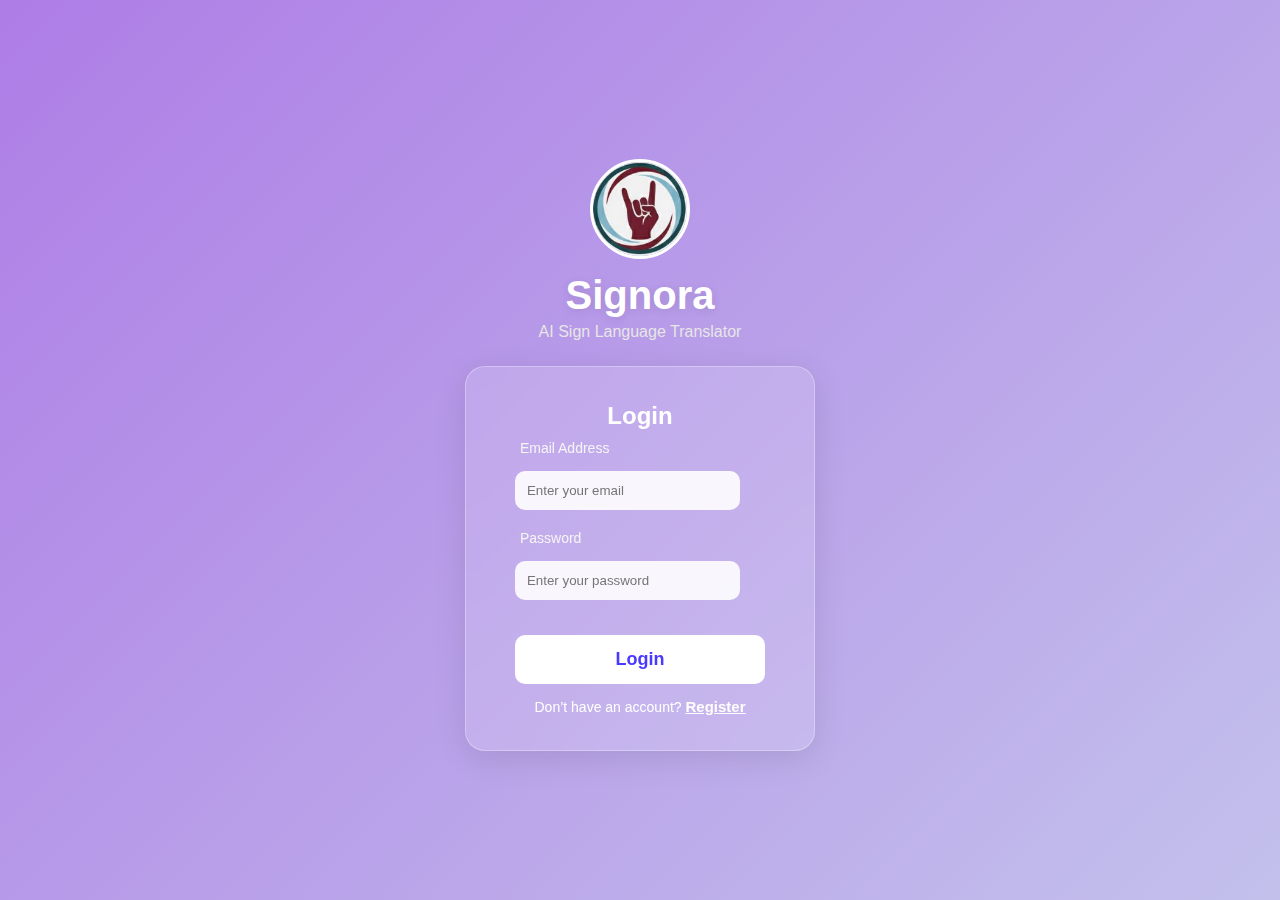
<file: templates/index.html>
<!DOCTYPE html>
<html lang="en">
<head>
    <meta charset="UTF-8">
    <title>Signora - Login</title>
    <link rel="stylesheet" href="/static/styles/style.css">
</head>
<body class="login-bg">
     
   
    <div class="login-container">

        <div class="login-header">
           <img src="/static/assets/logo.png" alt="Signora Logo" class="login-logo">
            <h1 class="app-title">Signora</h1>
            <p class="tagline">AI Sign Language Translator</p>
        </div>

        <!-- ================================
             LOGIN BOX (GLASSMORPHISM)
        ================================== -->
        <div class="login-box updated-login-box">
            <h2>Login</h2>

            <div class="input-group">
                <label>Email Address</label>
                <input type="email" placeholder="Enter your email" class="input-box">
            </div>
            <div class="input-group">
                <label>Password</label>
                <input type="password" placeholder="Enter your password" class="input-box">
            </div>

            <button onclick="window.location.href='/home'" class="login-btn">Login</button>

            <!-- Registration Link -->
            <p class="register-text">
                Don’t have an account? 
                <a href="#" class="register-link">Register</a>
            </p>
        </div>
    </div>

</body>
</html>
</file>
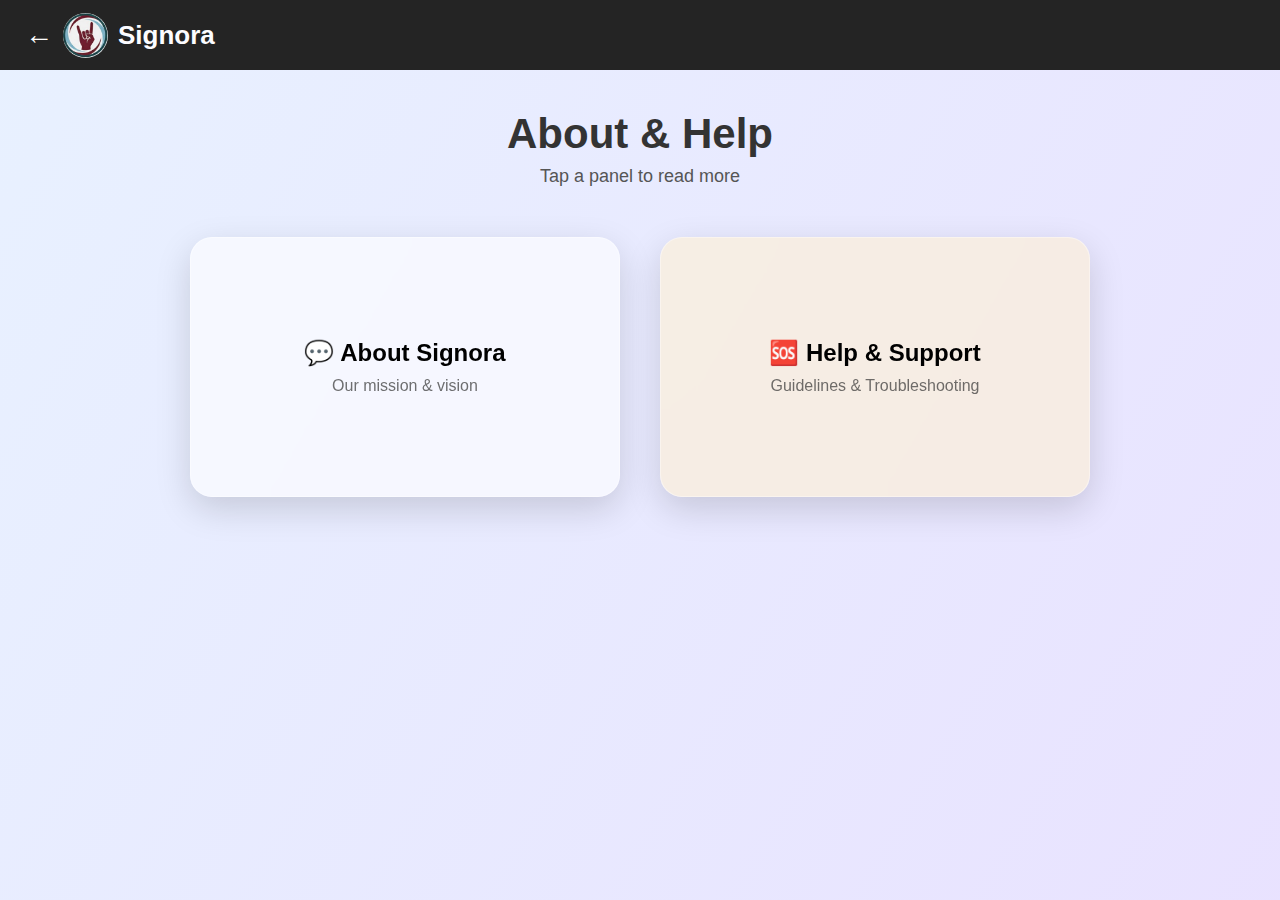
<file: templates/about.html>
<!DOCTYPE html>
<html lang="en">
<head>
    <meta charset="UTF-8">
    <title>About & Help | Signora</title>
    <link rel="stylesheet" href="/static/styles/style.css">
</head>

<body class="about-bg">

    <!-- NAVBAR -->
    <header class="app-header">
        <div class="logo-container">
             <button class="navbar-back-btn" onclick="window.location.href='/home'">←</button>
           <img src="/static/assets/logo.png" alt="Signora Logo" class="app-logo">
            <span class="app-name">Signora</span>
        </div>
    </header>

    <!-- Page Content -->
    <div class="about-content">

        <h1 class="about-heading">About & Help</h1>
        <p class="about-subtext">Tap a panel to read more</p>

        <div class="panel-row">

            <!-- ABOUT PANEL -->
            <div class="panel-card" onclick="this.classList.toggle('flipped')">
                <div class="panel-inner">

                    <div class="panel-front">
                        <h2>💬 About Signora</h2>
                        <p>Our mission & vision</p>
                    </div>

                    <div class="panel-back">
                        <h2>About Signora</h2>
                        <p>
                            Signora is an AI-powered accessibility project helping 
                            bridge communication between Deaf/Mute individuals 
                            and hearing people.
                        </p>
                        <p>
                            We use hand gesture recognition, speech-to-text, 
                            and animated sign visuals.
                        </p>
                    </div>

                </div>
            </div>

            <!-- HELP PANEL -->
            <div class="panel-card" onclick="this.classList.toggle('flipped')">
                <div class="panel-inner">

                    <div class="panel-front panel-help-front">
                        <h2>🆘 Help & Support</h2>
                        <p>Guidelines & Troubleshooting</p>
                    </div>

                    <div class="panel-back panel-help-back">
                        <h2>Help & Support</h2>
                        <p>✔ Allow camera access</p>
                        <p>✔ Use a well-lit environment</p>
                        <p>✔ Keep hand inside frame</p>
                        <p>Email: <b>support@signora.com</b></p>
                    </div>

                </div>
            </div>

        </div>

    </div>

</body>
</html>
</file>
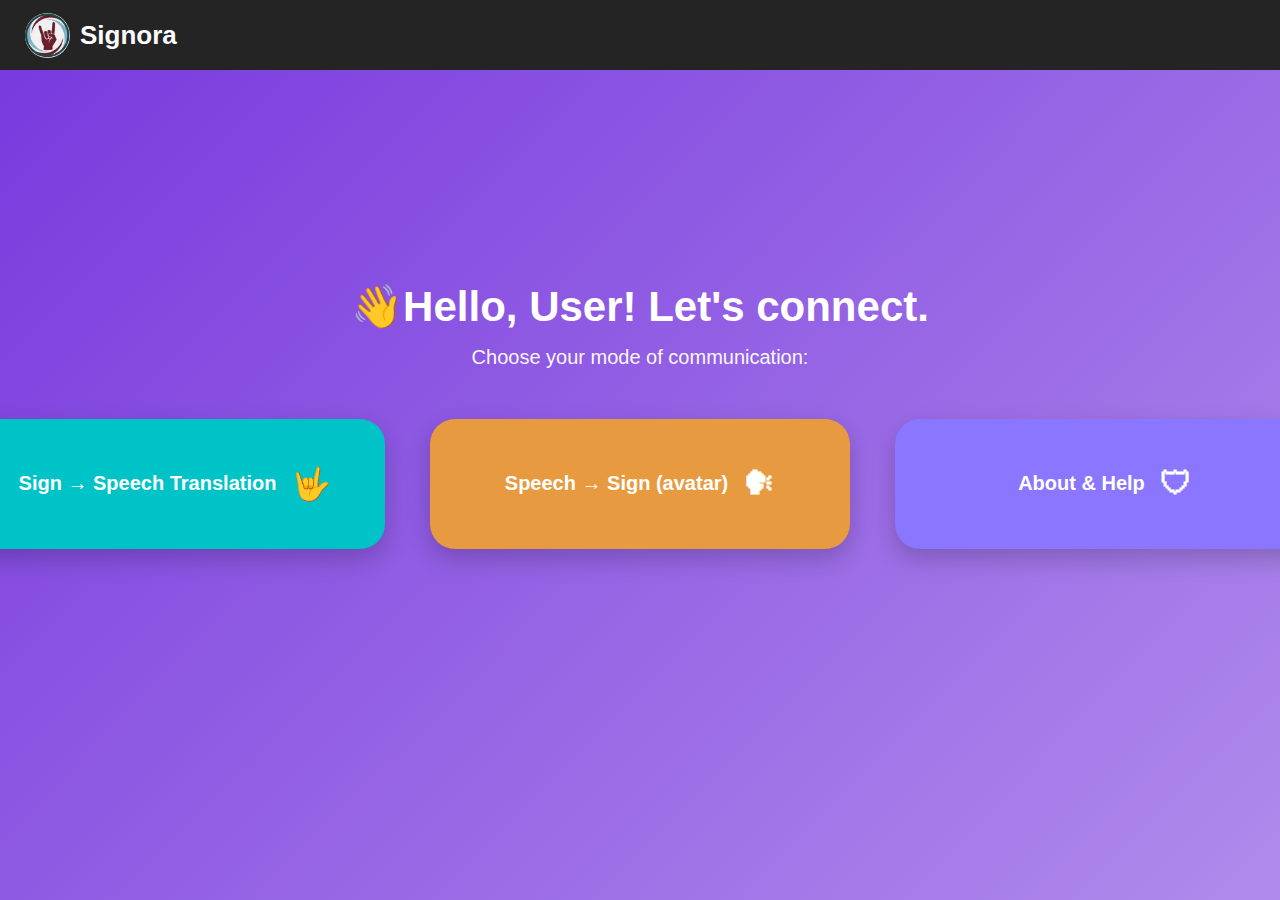
<file: templates/home.html>
<!DOCTYPE html>
<html lang="en">
<head>
    <meta charset="UTF-8">
    <title>Signora - Home</title>
     <link rel="stylesheet" href="/static/styles/style.css">
</head>

<body class="home-bg">

    <!-- TOP NAVBAR -->
    <header class="app-header">
        <div class="logo-container">
            <img src="/static/assets/logo.png" alt="Signora Logo" class="app-logo">
            <span class="app-name">Signora</span>
        </div>
    </header>

    <!-- HOME SECTION -->
    <div class="home-container">
        <h1 class="welcome-title">👋Hello, User! Let's connect.</h1>
        <p class="choose-text">Choose your mode of communication:</p>

        <!-- HORIZONTAL BUTTON WRAPPER -->
        <div class="button-row">
            <!-- TEAL BUTTON -->
            <button class="mode-btn sign-btn"
                    onclick="window.location.href='/sign-to-speech'">
                <span>Sign → Speech Translation</span>
                <span class="btn-icon">🤟</span>
            </button>

            <!-- ORANGE BUTTON -->
            <button class="mode-btn speech-btn"
                    onclick="window.location.href='/speech-to-sign'">
                <span>Speech → Sign (avatar)</span>
                <span class="btn-icon">🗣</span>
            </button>

            <!-- PURPLE BUTTON -->
            <button class="mode-btn about-btn"
                    onclick="window.location.href='/about'">
                <span>About & Help</span>
                <span class="btn-icon">🛡</span>
            </button>
        </div>
    </div>

</body>
</html>
</file>
<file: static/styles/style.css>
/* ============================================
   GLOBAL RESET + FONT
============================================ */
* {
    margin: 0;
    padding: 0;
    box-sizing: border-box;
    font-family: "Poppins", sans-serif;
}



/* ============================================
   SEA BREEZE ANIMATION
============================================ */
@keyframes seaBreeze {
    0% {
        background-position: 0% 50%;
    }
    50% {
        background-position: 100% 50%;
    }
    100% {
        background-position: 0% 50%;
    }
}

/* ============================================
   LOGIN PAGE BACKGROUND (GRADIENT WITH ANIMATION)
============================================ */
.login-bg {
    height: 100vh;
    background: linear-gradient(-45deg, #9780b9, #8d95e6, #cad7ee, #ae7de6);
    background-size: 400% 400%;
    animation: seaBreeze 15s ease infinite;
    display: flex;
    justify-content: center;
    align-items: center;
}
.login-logo {
    width: 120px;       /* adjust as needed */
    height: 120px;      /* same as width for perfect circle */
    border-radius: 50%;
    object-fit: cover;  /* ensures image fills circle */
    border: 3px solid white;  /* optional — clean border */
}
/* ============================================
   LOGIN BOX (GLASSMORPHISM)
============================================ */
.login-container {
    text-align: center;
    margin-top: 10px;
}

.login-header .login-logo{
    width: 100px;
    height: 100px;
    margin-bottom: 10px;
}


.app-title {
    font-size: 40px;
    color: white;
    font-weight: 700;
    margin-bottom: 5px;
    text-shadow: 0 2px 10px rgba(0, 0, 0, 0.1);
}

.tagline {
    color: #e6e6e6;
    margin-bottom: 25px;
}

.login-box {
    width: 350px;
    padding: 25px;
    border-radius: 20px;
    background: rgba(255,255,255,0.15);
    backdrop-filter: blur(12px);
    border: 1px solid rgba(255,255,255,0.3);
    color: white;
    margin: auto;
    box-shadow: 0 8px 32px rgba(0, 0, 0, 0.1);
}

.input-box {
    width: 90%;
    padding: 12px;
    border-radius: 10px;
    border: none;
    margin: 10px 0;
    background: rgba(255, 255, 255, 0.9);
    transition: all 0.3s ease;
}

.input-box:focus {
    outline: none;
    background: rgba(255, 255, 255, 1);
    box-shadow: 0 0 0 2px rgba(255, 255, 255, 0.3);
}

.login-btn {
    width: 90%;                
    padding: 12px;
    margin-top: 15px;
    background: #ffffff;
    border: 2px solid white;
    border-radius: 10px;
    font-size: 18px;
    font-weight: 600;
    color: #4A3AFF;
    cursor: pointer;
    transition: 0.3s ease; 
}

.login-btn:hover {
    border-color: #4A3AFF;
    background: #4A3AFF;
    color: white;
    transform: translateY(-2px);
    box-shadow: 0 4px 12px rgba(74, 58, 255, 0.3);
}

/* ============================================
   UPDATED LOGIN BOX STYLE (More Professional)
============================================ */
.updated-login-box {
    padding: 35px;
    margin-top: 20px;
}

/* Input labels */
.input-group {
    text-align: left;
    width: 90%;
    margin: 10px auto;
}

.input-group label {
    font-size: 14px;
    color: #f5f5f5;
    margin-left: 5px;
    margin-bottom: 5px;
    display: block;
}

/* Registration text */
.register-text {
    margin-top: 14px;
    font-size: 14px;
    color: #ffffff;
}

.register-link {
    color: #fffcfc;
    font-size: 15px;
    font-weight: bolder;
    text-decoration: underline;
    cursor: pointer;
    transition: all 0.3s ease;
}

.register-link:hover {
    color: #4A3AFF;
    text-shadow: 0 0 10px rgba(255, 255, 255, 0.8);
}

/* ============================================
   HOME PAGE BACKGROUND (SEA BREEZE ANIMATION)
============================================ */
.home-bg {
    background: linear-gradient(-45deg, #78b6f5, #65a3ee, #c3a7f0, #7737dd);
    background-size: 400% 400%;
    animation: seaBreeze 15s ease infinite;
    height: 100vh;
    width: 100%;
    overflow: hidden;
}

/* ============================================
   TOP NAVBAR
============================================ */
.app-header {
    width: 100%;
    height: 70px;
    background: #242424;
    backdrop-filter: blur(10px);
    display: flex;
    align-items: center;
    padding: 0px 25px;
    position:fixed;
    top: 0px;
    left: 0;
    z-index: 10;
    gap:15px
}

/* Back Arrow Button */
.navbar-back-btn {
    background: transparent;
    border: none;
    font-size: 28px;
    color: #ffffff;
    cursor: pointer;
    font-weight: bold;
    transition: 0.2s ease;
}

.navbar-back-btn:hover {
    color: #d1d1d1;
    transform: translateX(-3px);
}

.logo-container {
    display: flex;
    align-items: center;
    gap: 10px;
}

.app-logo {
    width: 45px;
    height: 45px;
    border-radius: 50%;
}

.app-name {
    font-size: 26px;
    color: #fcfcff;
    font-weight: bold;
}



/* ============================================
   HOME PAGE CARDS
============================================ */
.home-container {
    height: calc(100vh - 70px); /* exclude navbar height */
    width: 100%;
    display: flex;
    flex-direction: column;
    justify-content: center;  /* vertical centering */
    align-items: center;      /* horizontal centering */
    text-align: center;
    color: white;
    padding: 40px 0;          /* equal top and bottom spacing */

}

/* TITLE + SUBTEXT */
.welcome-title {
    font-size: 42px;
    font-weight: 700;
    margin-bottom: 15px;

}

.choose-text {
    font-size: 20px;
    opacity: 0.95;
    margin-bottom: 50px;
}

/* ============================================
   BUTTON ROW (CENTERED)
============================================ */
.button-row {
    display: flex;
    justify-content: center;
    align-items: center;
    gap: 45px; /* equal spacing between boxes */
    flex-wrap: nowrap; /* single line on large screens */
    
}

/* ============================================
   BIG BUTTON BOXES (INLINE TEXT + ICON)
============================================ */
.mode-btn {
    width: 420px;
    height: 130px;
    padding: 25px 40px;
    border-radius: 25px;
    font-size: 20px;
    font-weight: 600;
    color: white;
    cursor: pointer;
    border: none;
    display: flex;
    justify-content: center;  /* center text and icon horizontally */
    align-items: center;      /* center text and icon vertically */
    gap: 15px;                /* space between text and emoji */
    text-align: center;

    transition: 0.3s ease;
    box-shadow: 0 10px 25px rgba(0, 0, 0, 0.2);
}

/* TEAL BUTTON */
.sign-btn {
    background: #00C3C7;
}
.sign-btn:hover {
    transform: translateY(-6px) scale(1.05);
    box-shadow:
        0 0 15px rgba(255, 255, 255, 0.55),
        0 0 25px rgba(0, 195, 199, 0.45),
        0 0 35px rgba(0, 195, 199, 0.3);
}

/* ORANGE BUTTON */
.speech-btn {
    background: #E79A40;
}
.speech-btn:hover {
    transform: translateY(-6px) scale(1.05);
    box-shadow:
        0 0 15px rgba(255, 255, 255, 0.55),
        0 0 25px rgba(231, 154, 64, 0.45),
        0 0 35px rgba(231, 154, 64, 0.3);
}

/* PURPLE BUTTON */
.about-btn {
    background: #8a76ff;
}
.about-btn:hover {
    transform: translateY(-6px) scale(1.05);
    box-shadow:
        0 0 15px rgba(255, 255, 255, 0.55),
        0 0 25px rgba(138, 118, 255, 0.45),
        0 0 35px rgba(138, 118, 255, 0.3);
}

/* ICON SIZE */
.btn-icon {
    font-size: 32px;
}

/* ============================================
   RESPONSIVE LAYOUT
============================================ */
@media (max-width: 1200px) {
    .button-row {
        flex-wrap: wrap;
        gap: 30px;
    }
    .mode-btn {
        width: 90%;
    }
}

@media (max-width: 600px) {
    .welcome-title {
        font-size: 30px;
    }
    .choose-text {
        font-size: 16px;
        margin-bottom: 30px;
    }
    .mode-btn {
        width: 85%;
        height: 110px;
        font-size: 18px;
    }
    .btn-icon {
        font-size: 28px;
    }
}



/* ============================================
   CAMERA + AVATAR PAGES
============================================ */
/* =============================================
   NEW PASTEL ANIMATED BACKGROUND FOR WORK PAGES
============================================= */
.work-bg {
    min-height: 100vh;
    background: linear-gradient(120deg, #e8f1ff, #e9dbff, #d8e9ff);
    background-size: 300% 300%;
    animation: smoothBG 18s ease infinite;
   
}

/* Smooth background animation */
@keyframes smoothBG {
    0% { background-position: 0% 50%; }
    50% { background-position: 100% 50%; }
    100% { background-position: 0% 50%; }
}

.page-container {
    padding-top: 120px;
    text-align: center;
}

.page-title {
    font-size: 42px;
    font-weight: 800;
    color: #333;
}

.camera-box {
    width: 70%;
    height: 500px;
    margin: 20px auto;
    background: white;
    border-radius: 18px;
    overflow: hidden;
    position: relative;
    box-shadow: 0 2px 10px rgba(125,160,202,0.25);
    display: flex;
    justify-content: center;
    align-items: center;

}

.avatar-box{
    width: 70%;
    height: 500px;
    margin: 20px auto;
    background: white;
    border-radius: 18px;
    border-radius: 15px;
    box-shadow: 0 2px 10px rgba(125,160,202,0.25);
    display: flex;
    justify-content: center;
    align-items: center;

}
/* Clean Speech Output Box */
.speech-box {
    margin: 20px auto;
    width: 60%;
    background: white;
    padding: 15px;
    border-radius: 10px;
    box-shadow: 0 4px 10px rgba(0,0,0,0.1);
    
}

.speech-box h3 {
    margin-bottom: 5px;
    color: #333;
}

.speech-box p {
    color: #666;
    font-size: 18px;
}

/* Loading Text inside Avatar Box */
#loading-text {
    position: absolute;
    top: 50%;
    width: 100%;
    text-align: center;
    color: #888;
    transform: translateY(-50%);
}


/* ⭐ MAKE CANVAS FILL FULL BOX ALWAYS */
.camera-box canvas {
    width: 100% !important;
    height: 100% !important;
    border-radius: 18px;
    object-fit: cover;
    position:absolute;
    top: 0;
    left: 0;
}

/* ============================================
   CLEAN & CENTERED PREDICTION BOX
============================================ */
.prediction-box {
    width: 60%;
    padding: 30px 40px;
    margin: 40px auto;
    background: #ffffff;
    border-radius: 20px;
    text-align: center;
    box-shadow: 0 8px 25px rgba(0,0,0,0.15);
    
    display: flex;
    flex-direction: column;
    justify-content: center;
    align-items: center;

    /* remove the ugly push */
    padding-right: 0 !important;
}

.prediction-box h2 {
    font-size: 26px;
    font-weight: 700;
    color: #333;
    margin-bottom: 15px;
}



/* ============================================
   SPEAK AGAIN BUTTON — CENTERED
============================================ */
.speak-btn {
    margin-top: 12px;
    padding: 12px 28px;
    background: #4A3AFF;
    color: #fff;
    border: none;
    border-radius: 12px;

    font-size: 17px;
    font-weight: 600;
    cursor: pointer;

    display: flex;
    align-items: center;
    gap: 8px;

    transition: 0.3s ease-in-out;
}

.speak-btn:hover {
    background: #372fd1;
    transform: translateY(-3px);
    box-shadow: 0 6px 14px rgba(74, 58, 255, 0.35);
}


/* RESPONSIVE OPTIMIZATION */
@media (max-width: 768px) {
    .prediction-box {
        width: 90%;
        padding: 25px;
    }

    .prediction-box h2 {
        font-size: 22px;
    }
}


/* ============================================
   DEVELOPER TOOLS (HIDDEN BY DEFAULT)
============================================ */
.dev-tools {
    display:none; /* HIDDEN in final website */
    background: #ffffff;
    width: 60%;
    margin: 20px auto;
    padding: 20px;
    border-radius: 15px;
    box-shadow: 0 2px 10px rgba(0,0,0,0.1);
}

.dev-btn {
    margin: 10px;
    padding: 10px 20px;
    background: #4A3AFF;
    color: white;
    border: none;
    border-radius: 10px;
    cursor: pointer;
}

.dev-select {
    padding: 10px;
    border-radius: 8px;
    margin-bottom: 10px;
}



/* ============================================
   MIC BUTTON
============================================ */
.mic-btn {
    padding: 12px 25px;
    background: #4A3AFF;
    border: none;
    border-radius: 10px;
    color: white;
    font-size: 18px;
    cursor: pointer;
}
/* =============================================
   NEW ABOUT PAGE — PASTEL ABSTRACT BACKGROUND
============================================= */
.about-bg {
    min-height: 100vh;
    background: linear-gradient(120deg, #e8f1ff, #e9dbff, #d8e9ff);
    background-size: 300% 300%;
    animation: smoothBG 18s ease infinite;
    padding-top: 90px;
}

/* Soft Animated Background */
@keyframes smoothBG {
    0% { background-position: 0% 50%; }
    50% { background-position: 100% 50%; }
    100% { background-position: 0% 50%; }
}

/* MAIN CONTENT */
.about-content {
    text-align: center;
    margin-top: 20px;
}

.about-heading {
    font-size: 42px;
    font-weight: 800;
    color: #333;
}

.about-subtext {
    margin-top: 8px;
    font-size: 18px;
    color: #555;
}

/* =============================================
   PANELS ROW
============================================= */
.panel-row {
    margin-top: 50px;
    display: flex;
    gap: 40px;
    justify-content: center;
    flex-wrap: wrap;
}

/* =============================================
   RECTANGULAR FLIP PANELS
============================================= */
.panel-card {
    width: 430px;
    height: 260px;
    perspective: 1200px;
}

.panel-inner {
    width: 100%;
    height: 100%;
    transition: transform 0.9s ease;
    transform-style: preserve-3d;
    position: relative;
}

.panel-card.flipped .panel-inner {
    transform: rotateY(180deg);
}

/* FRONT & BACK COMMON */
.panel-front,
.panel-back {
    position: absolute;
    width: 100%;
    height: 100%;
    border-radius: 22px;
    padding: 30px;
    backface-visibility: hidden;
    display: flex;
    flex-direction: column;
    justify-content: center;
    box-shadow: 0 12px 35px rgba(0,0,0,0.15);
}

/* FRONT STYLES */
.panel-front {
    background: rgba(255, 255, 255, 0.6);
    backdrop-filter: blur(14px);
    border: 1px solid rgba(255,255,255,0.4);
}

.panel-help-front {
    background: rgba(255, 240, 210, 0.6);
}

/* BACK STYLES */
.panel-back {
    background: #4A3AFF;
    color: white;
    transform: rotateY(180deg);
}

.panel-help-back {
    background: #E79A40;
}

/* Panel Text */
.panel-front h2,
.panel-back h2 {
    margin-bottom: 10px;
}
.panel-front p {
    color: #333;
    opacity: 0.7;
}

/* Responsive */
@media (max-width: 600px) {
    .panel-card {
        width: 90%;
        height: 240px;
    }
}
</file>
